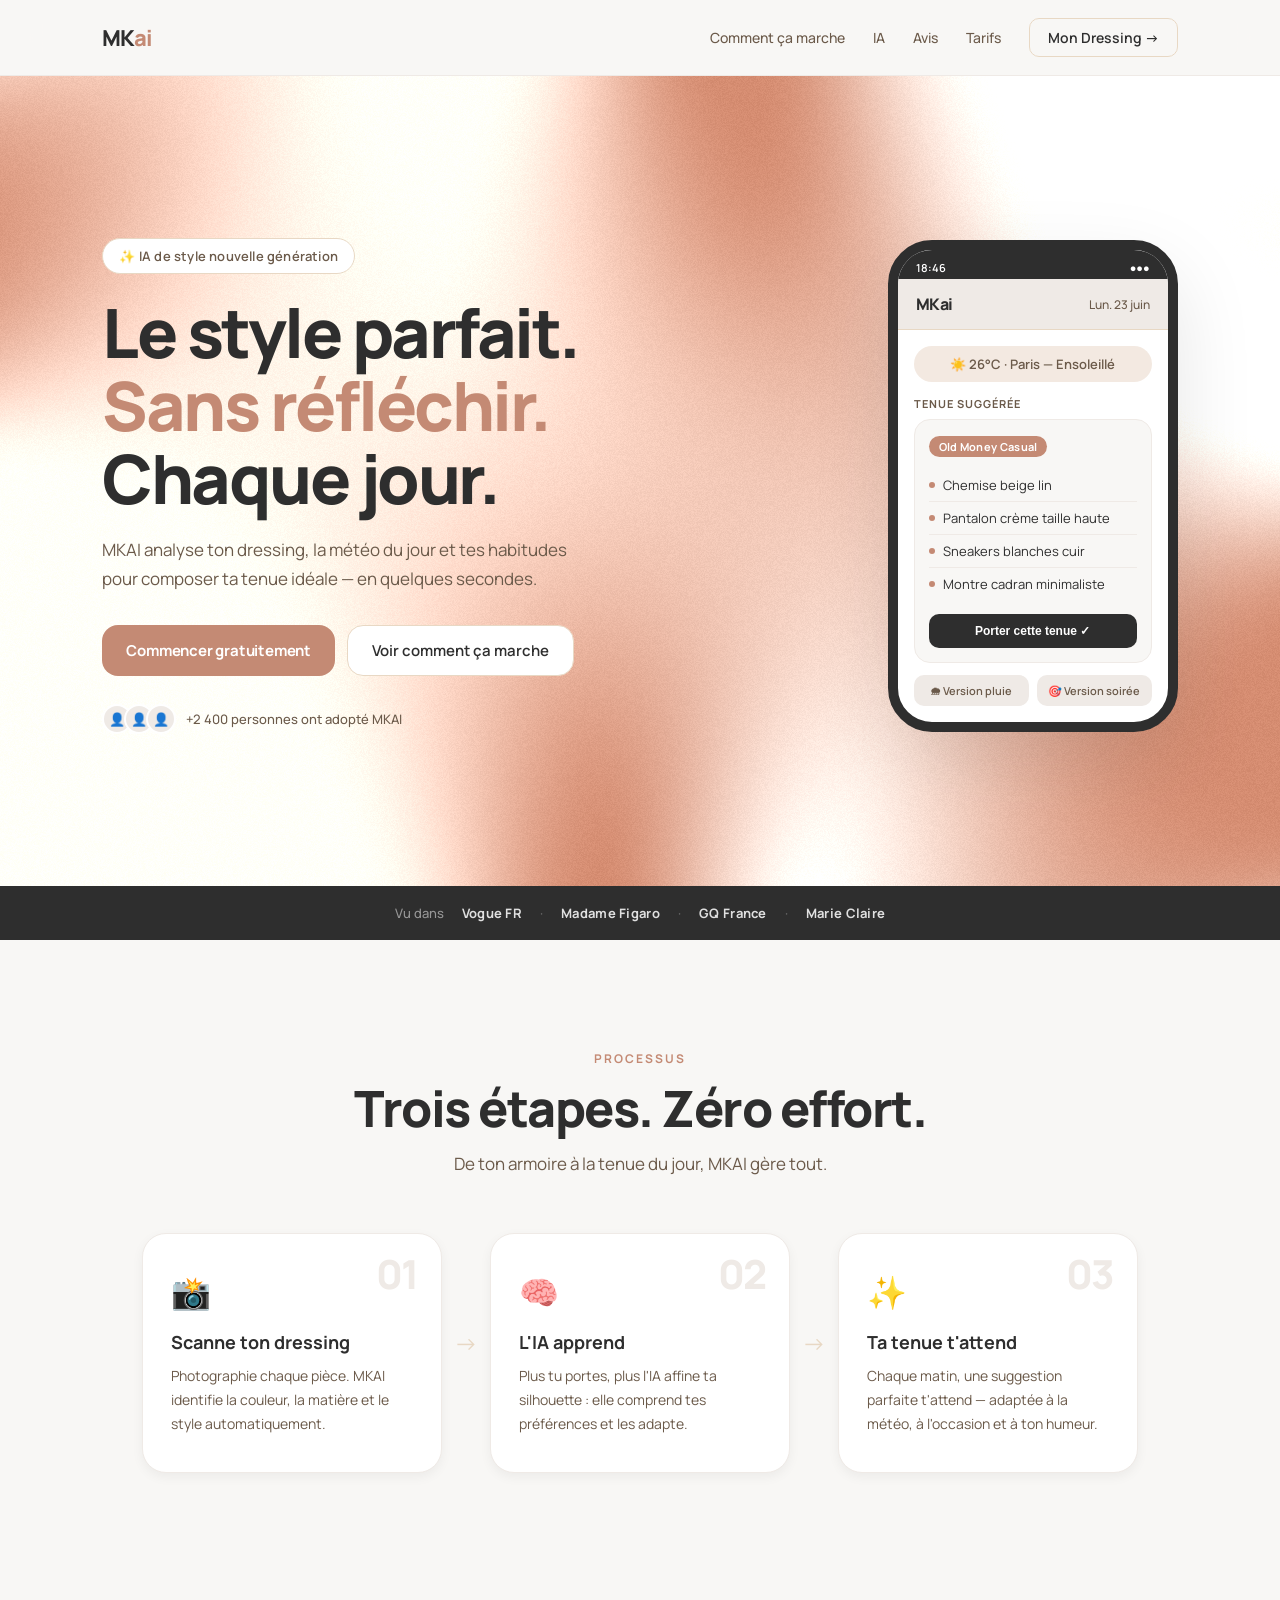
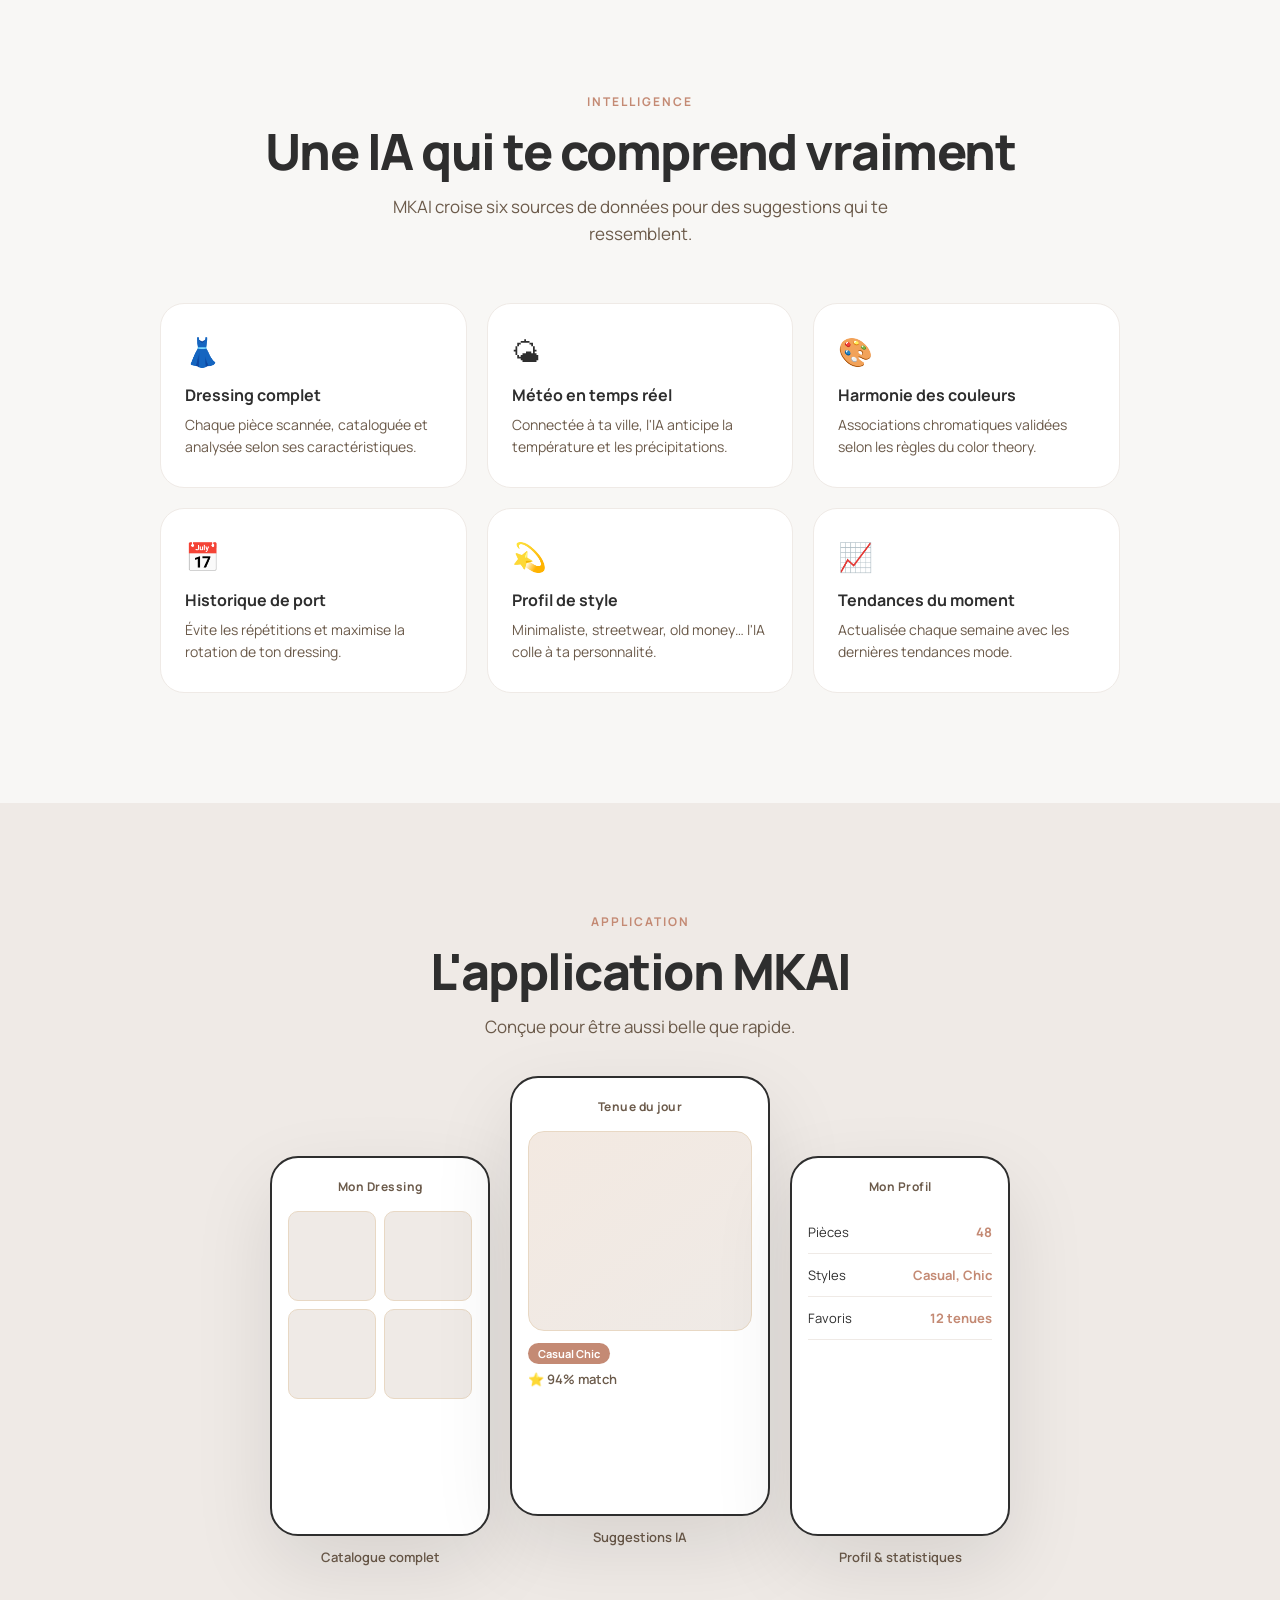
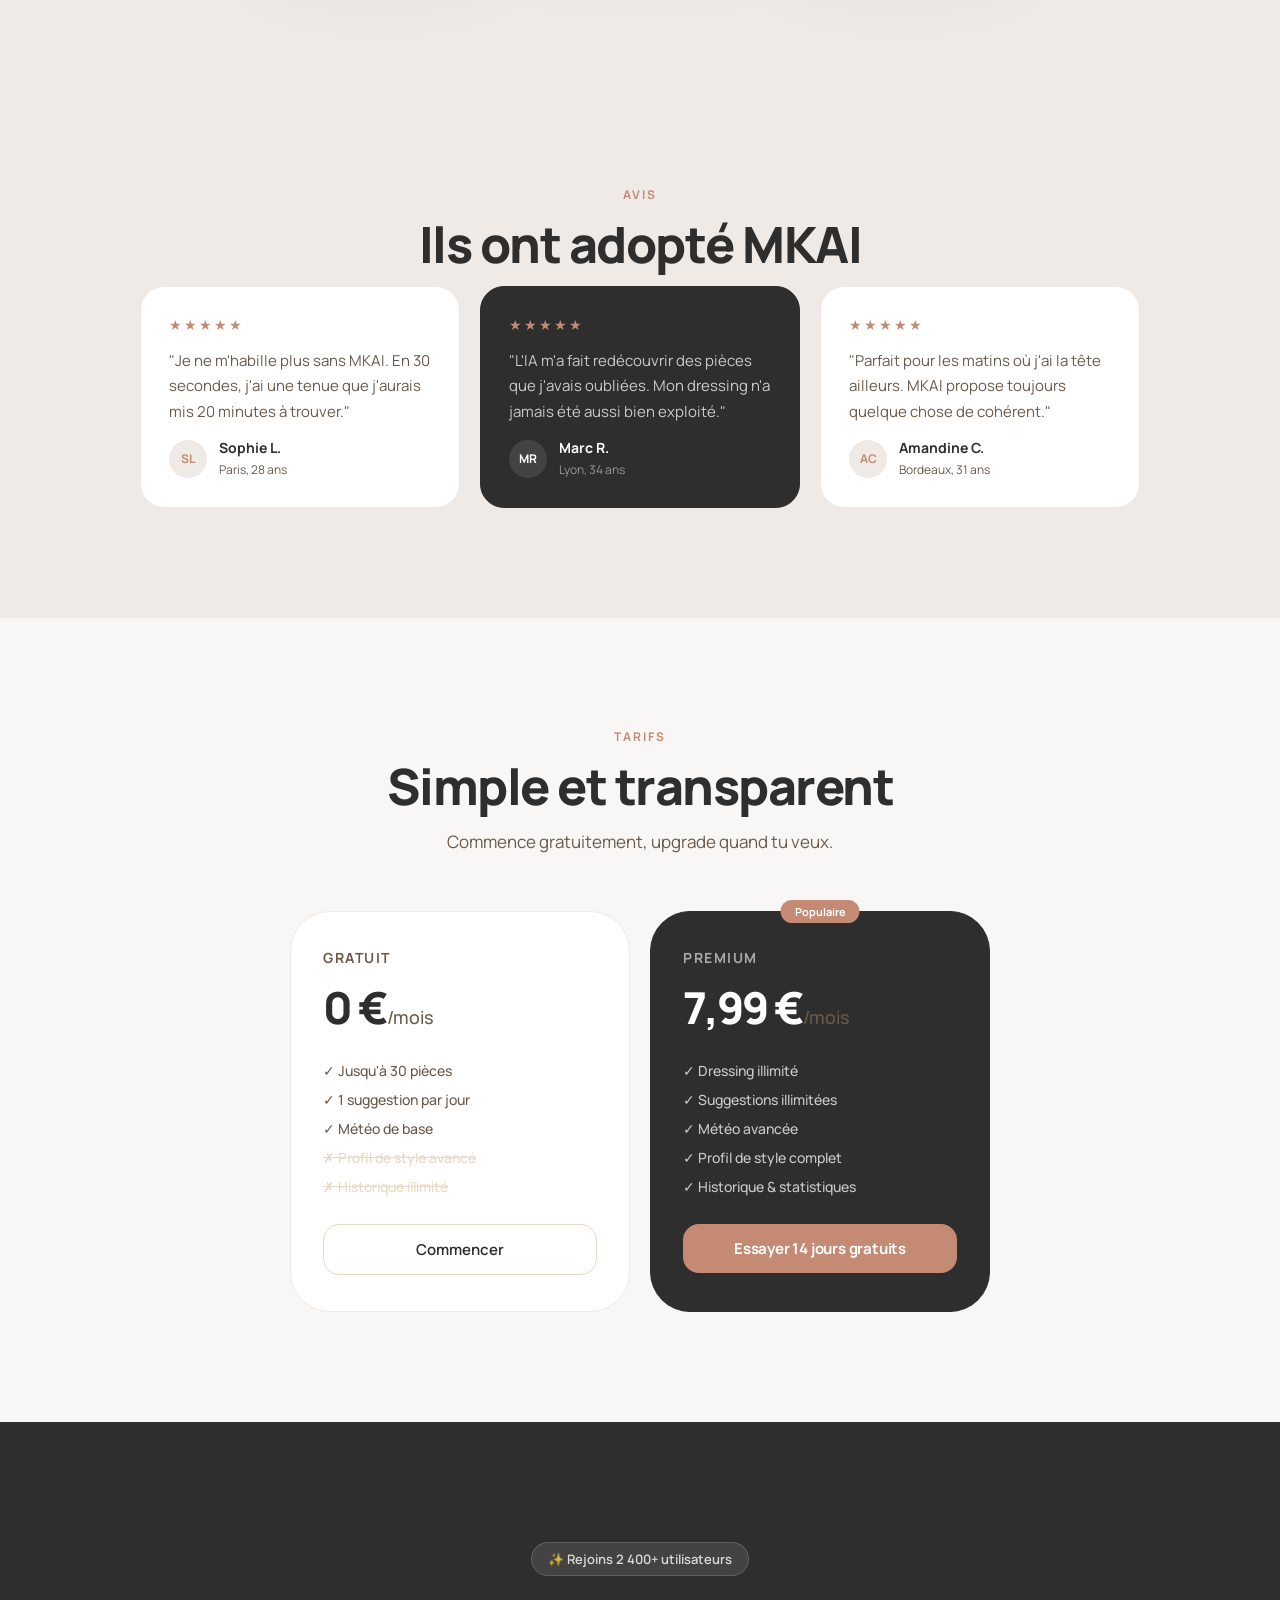
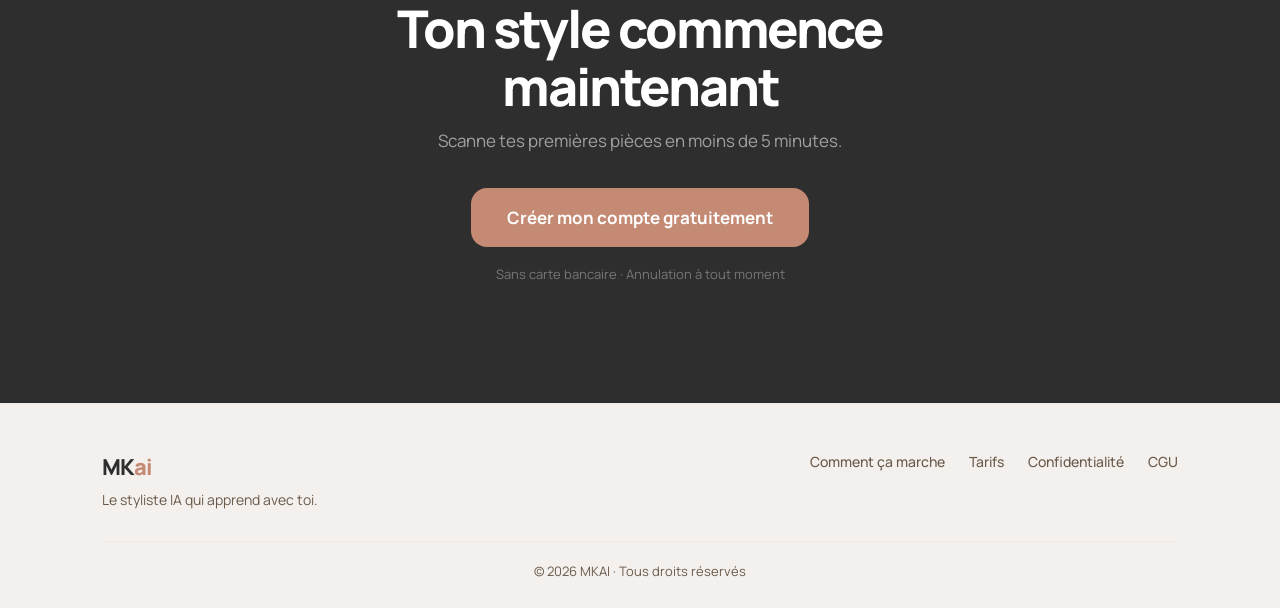
<file: index.html>
<!DOCTYPE html>
<html lang="fr">
<head>
  <meta charset="UTF-8">
  <meta name="viewport" content="width=device-width, initial-scale=1.0">
  <title>MKAI - Styliste IA</title>
  <link rel="preconnect" href="https://fonts.googleapis.com">
  <link rel="preconnect" href="https://fonts.gstatic.com" crossorigin>
  <link href="https://fonts.googleapis.com/css2?family=Manrope:wght@400;500;600;700;800&display=swap" rel="stylesheet">
  <link rel="stylesheet" href="style.css">
</head>
<body>

  <!-- HEADER -->
  <header class="header">
    <div class="logo">MK<span class="logo-accent">ai</span></div>
    <nav class="nav">
      <a href="#how">Comment ça marche</a>
      <a href="#ai">IA</a>
      <a href="#testimonials">Avis</a>
      <a href="#pricing">Tarifs</a>
      <a href="dashboard.html" class="nav-btn">Mon Dressing →</a>
    </nav>
    <button class="nav-mobile-toggle" aria-label="Menu">☰</button>
  </header>

  <!-- HERO -->
  <section class="hero">
    <!-- Canvas Grainient (remplace hero-bg) -->
    <canvas id="grainient-canvas" style="position:absolute;inset:0;width:100%;height:100%;z-index:0;pointer-events:none;"></canvas>

    <div class="hero-left">
      <div class="badge">✨ IA de style nouvelle génération</div>
      <h1 class="title split-text">
        <span class="split-line">Le style parfait.</span>
        <span class="split-line title-muted">Sans réfléchir.</span>
        <span class="split-line">Chaque jour.</span>
      </h1>
      <p class="hero-sub">
        MKAI analyse ton dressing, la météo du jour et tes habitudes pour composer ta tenue idéale — en quelques secondes.
      </p>
      <div class="hero-buttons">
        <button class="btn-primary">Commencer gratuitement</button>
        <button class="btn-secondary">Voir comment ça marche</button>
      </div>
      <div class="hero-social-proof">
        <div class="avatars">
          <span class="avatar">👤</span>
          <span class="avatar">👤</span>
          <span class="avatar">👤</span>
        </div>
        <span class="proof-text">+2 400 personnes ont adopté MKAI</span>
      </div>
    </div>

    <!-- PHONE MOCKUP -->
    <div class="hero-right">
      <div class="phone-wrap">
        <div class="mkai-phone">
          <div class="phone-status">
            <span>9:41</span>
            <span>●●●</span>
          </div>
          <div class="phone-header">
            <span class="phone-logo">MKai</span>
            <span class="phone-day">Lun. 23 juin</span>
          </div>
          <div class="phone-content">
            <div class="weather-pill">☀️ 26°C · Paris — Ensoleillé</div>
            <div class="outfit-label">Tenue suggérée</div>
            <div class="outfit-card">
              <div class="outfit-tag">Old Money Casual</div>
              <ul class="outfit-list">
                <li><span class="dot"></span>Chemise beige lin</li>
                <li><span class="dot"></span>Pantalon crème taille haute</li>
                <li><span class="dot"></span>Sneakers blanches cuir</li>
                <li><span class="dot"></span>Montre cadran minimaliste</li>
              </ul>
              <button class="phone-cta">Porter cette tenue ✓</button>
            </div>
            <div class="phone-alts">
              <div class="alt-chip">🌧 Version pluie</div>
              <div class="alt-chip">🎯 Version soirée</div>
            </div>
          </div>
        </div>
        <div class="phone-glow"></div>
      </div>
    </div>
  </section>

  <!-- LOGOS / SOCIAL PROOF BAR -->
  <div class="proof-bar">
    <span>Vu dans</span>
    <span class="proof-logo">Vogue FR</span>
    <span class="proof-sep">·</span>
    <span class="proof-logo">Madame Figaro</span>
    <span class="proof-sep">·</span>
    <span class="proof-logo">GQ France</span>
    <span class="proof-sep">·</span>
    <span class="proof-logo">Marie Claire</span>
  </div>

  <!-- HOW IT WORKS -->
  <section id="how" class="section">
    <div class="section-eyebrow">Processus</div>
    <h2>Trois étapes. Zéro effort.</h2>
    <p class="section-sub">De ton armoire à la tenue du jour, MKAI gère tout.</p>
    <div class="steps">
      <div class="step-card">
        <div class="step-icon">📸</div>
        <div class="step-num">01</div>
        <h3>Scanne ton dressing</h3>
        <p>Photographie chaque pièce. MKAI identifie la couleur, la matière et le style automatiquement.</p>
      </div>
      <div class="step-arrow">→</div>
      <div class="step-card">
        <div class="step-icon">🧠</div>
        <div class="step-num">02</div>
        <h3>L'IA apprend</h3>
        <p>Plus tu portes, plus l'IA affine ta silhouette : elle comprend tes préférences et les adapte.</p>
      </div>
      <div class="step-arrow">→</div>
      <div class="step-card">
        <div class="step-icon">✨</div>
        <div class="step-num">03</div>
        <h3>Ta tenue t'attend</h3>
        <p>Chaque matin, une suggestion parfaite t'attend — adaptée à la météo, à l'occasion et à ton humeur.</p>
      </div>
    </div>
  </section>

  <!-- AI SECTION -->
  <section id="ai" class="section section-ai">
    <div class="section-eyebrow">Intelligence</div>
    <h2>Une IA qui te comprend vraiment</h2>
    <p class="section-sub">MKAI croise six sources de données pour des suggestions qui te ressemblent.</p>
    <div class="ai-grid">
      <div class="ai-feature">
        <div class="ai-icon">👗</div>
        <h4>Dressing complet</h4>
        <p>Chaque pièce scannée, cataloguée et analysée selon ses caractéristiques.</p>
      </div>
      <div class="ai-feature">
        <div class="ai-icon">🌤</div>
        <h4>Météo en temps réel</h4>
        <p>Connectée à ta ville, l'IA anticipe la température et les précipitations.</p>
      </div>
      <div class="ai-feature">
        <div class="ai-icon">🎨</div>
        <h4>Harmonie des couleurs</h4>
        <p>Associations chromatiques validées selon les règles du color theory.</p>
      </div>
      <div class="ai-feature">
        <div class="ai-icon">📅</div>
        <h4>Historique de port</h4>
        <p>Évite les répétitions et maximise la rotation de ton dressing.</p>
      </div>
      <div class="ai-feature">
        <div class="ai-icon">💫</div>
        <h4>Profil de style</h4>
        <p>Minimaliste, streetwear, old money… l'IA colle à ta personnalité.</p>
      </div>
      <div class="ai-feature">
        <div class="ai-icon">📈</div>
        <h4>Tendances du moment</h4>
        <p>Actualisée chaque semaine avec les dernières tendances mode.</p>
      </div>
    </div>
  </section>

  <!-- APP SCREENSHOTS -->
  <section id="app" class="section section-app">
    <div class="section-eyebrow">Application</div>
    <h2>L'application MKAI</h2>
    <p class="section-sub">Conçue pour être aussi belle que rapide.</p>
    <div class="app-screens">
      <div class="screen-card">
        <div class="screen-preview screen-1">
          <div class="screen-label">Mon Dressing</div>
          <div class="screen-items">
            <div class="screen-item"></div>
            <div class="screen-item"></div>
            <div class="screen-item"></div>
            <div class="screen-item"></div>
          </div>
        </div>
        <p>Catalogue complet</p>
      </div>
      <div class="screen-card screen-card--main">
        <div class="screen-preview screen-2">
          <div class="screen-label">Tenue du jour</div>
          <div class="screen-outfit">
            <div class="outfit-visual"></div>
            <div class="outfit-info">
              <span class="outfit-style-tag">Casual Chic</span>
              <div class="outfit-score">⭐ 94% match</div>
            </div>
          </div>
        </div>
        <p>Suggestions IA</p>
      </div>
      <div class="screen-card">
        <div class="screen-preview screen-3">
          <div class="screen-label">Mon Profil</div>
          <div class="profile-stats">
            <div class="stat-row"><span>Pièces</span><span>48</span></div>
            <div class="stat-row"><span>Styles</span><span>Casual, Chic</span></div>
            <div class="stat-row"><span>Favoris</span><span>12 tenues</span></div>
          </div>
        </div>
        <p>Profil & statistiques</p>
      </div>
    </div>
  </section>

  <!-- TESTIMONIALS -->
  <section id="testimonials" class="section section-soft">
    <div class="section-eyebrow">Avis</div>
    <h2>Ils ont adopté MKAI</h2>
    <div class="testimonials">
      <div class="testi-card">
        <div class="testi-stars">★★★★★</div>
        <p>"Je ne m'habille plus sans MKAI. En 30 secondes, j'ai une tenue que j'aurais mis 20 minutes à trouver."</p>
        <div class="testi-author">
          <div class="testi-avatar">SL</div>
          <div>
            <strong>Sophie L.</strong>
            <span>Paris, 28 ans</span>
          </div>
        </div>
      </div>
      <div class="testi-card testi-card--featured">
        <div class="testi-stars">★★★★★</div>
        <p>"L'IA m'a fait redécouvrir des pièces que j'avais oubliées. Mon dressing n'a jamais été aussi bien exploité."</p>
        <div class="testi-author">
          <div class="testi-avatar">MR</div>
          <div>
            <strong>Marc R.</strong>
            <span>Lyon, 34 ans</span>
          </div>
        </div>
      </div>
      <div class="testi-card">
        <div class="testi-stars">★★★★★</div>
        <p>"Parfait pour les matins où j'ai la tête ailleurs. MKAI propose toujours quelque chose de cohérent."</p>
        <div class="testi-author">
          <div class="testi-avatar">AC</div>
          <div>
            <strong>Amandine C.</strong>
            <span>Bordeaux, 31 ans</span>
          </div>
        </div>
      </div>
    </div>
  </section>

  <!-- PRICING -->
  <section id="pricing" class="section">
    <div class="section-eyebrow">Tarifs</div>
    <h2>Simple et transparent</h2>
    <p class="section-sub">Commence gratuitement, upgrade quand tu veux.</p>
    <div class="pricing-grid">
      <div class="pricing-card">
        <div class="pricing-plan">Gratuit</div>
        <div class="pricing-price">0 €<span>/mois</span></div>
        <ul class="pricing-features">
          <li>✓ Jusqu'à 30 pièces</li>
          <li>✓ 1 suggestion par jour</li>
          <li>✓ Météo de base</li>
          <li class="disabled">✗ Profil de style avancé</li>
          <li class="disabled">✗ Historique illimité</li>
        </ul>
        <button class="btn-secondary pricing-btn">Commencer</button>
      </div>
      <div class="pricing-card pricing-card--featured">
        <div class="pricing-badge">Populaire</div>
        <div class="pricing-plan">Premium</div>
        <div class="pricing-price">7,99 €<span>/mois</span></div>
        <ul class="pricing-features">
          <li>✓ Dressing illimité</li>
          <li>✓ Suggestions illimitées</li>
          <li>✓ Météo avancée</li>
          <li>✓ Profil de style complet</li>
          <li>✓ Historique & statistiques</li>
        </ul>
        <button class="btn-primary pricing-btn">Essayer 14 jours gratuits</button>
      </div>
    </div>
  </section>

  <!-- CTA FINAL -->
  <section class="cta">
    <div class="cta-inner">
      <div class="cta-badge">✨ Rejoins 2 400+ utilisateurs</div>
      <h2>Ton style commence maintenant</h2>
      <p>Scanne tes premières pièces en moins de 5 minutes.</p>
      <button class="btn-cta">Créer mon compte gratuitement</button>
      <div class="cta-note">Sans carte bancaire · Annulation à tout moment</div>
    </div>
  </section>

  <!-- FOOTER -->
  <footer class="footer">
    <div class="footer-inner">
      <div class="footer-brand">
        <div class="logo">MK<span class="logo-accent">ai</span></div>
        <p>Le styliste IA qui apprend avec toi.</p>
      </div>
      <div class="footer-links">
        <a href="#how">Comment ça marche</a>
        <a href="#pricing">Tarifs</a>
        <a href="#">Confidentialité</a>
        <a href="#">CGU</a>
      </div>
    </div>
    <div class="footer-copy">© 2026 MKAI · Tous droits réservés</div>
  </footer>

  <script src="script.js"></script>
</body>
</html>
</file>
<file: style.css>
/* ===================== MKAI — Style Sheet Charte : beige/terracotta, Manrope ===================== */ /* --- RESET & BASE --- */ *, *::before, *::after { margin: 0; padding: 0; box-sizing: border-box; } :root { --bg: #F8F7F5; --bg-soft: #EFEAE6; --bg-warm: #F3E9E1; --white: #FFFFFF; --dark: #2E2E2E; --mid: #6B5A4A; --border: #E8D8C4; --border-soft:#EFEAE6; --accent: #C48A74; --accent-dark:#A8705A; --text: #2E2E2E; --radius-sm: 10px; --radius-md: 16px; --radius-lg: 24px; --radius-xl: 40px; --radius-pill:999px; --shadow-sm: 0 4px 12px rgba(0,0,0,0.05); --shadow-md: 0 10px 30px rgba(0,0,0,0.07); --shadow-lg: 0 30px 80px rgba(0,0,0,0.10); } html { scroll-behavior: smooth; } body { background: var(--bg); color: var(--text); font-family: 'Manrope', Arial, sans-serif; overflow-x: hidden; -webkit-font-smoothing: antialiased; } /* ===================== HEADER ===================== */ .header { display: flex; justify-content: space-between; align-items: center; padding: 18px 8%; background: rgba(248, 247, 245, 0.85); backdrop-filter: blur(20px); -webkit-backdrop-filter: blur(20px); border-bottom: 1px solid var(--border-soft); position: sticky; top: 0; z-index: 100; } .logo { font-weight: 800; font-size: 22px; letter-spacing: -1px; color: var(--dark); } .logo-accent { color: var(--accent); } .nav { display: flex; gap: 28px; align-items: center; } .nav a { text-decoration: none; color: var(--mid); font-weight: 500; font-size: 14px; transition: color 0.2s; } .nav a:hover { color: var(--dark); } .nav-btn { padding: 9px 18px; border: 1.5px solid var(--border); border-radius: var(--radius-sm); color: var(--dark) !important; font-weight: 600 !important; font-size: 14px; transition: background 0.2s, border-color 0.2s; } .nav-btn:hover { background: var(--white); border-color: var(--accent); } .nav-mobile-toggle { display: none; background: none; border: none; font-size: 22px; cursor: pointer; color: var(--dark); } /* ===================== HERO ===================== */ .hero { display: flex; justify-content: space-between; align-items: center; padding: 110px 8% 100px; gap: 60px; min-height: 90vh; } .hero-left { flex: 1; max-width: 560px; } .badge { display: inline-block; padding: 8px 16px; background: var(--white); border: 1.5px solid var(--border); border-radius: var(--radius-pill); font-size: 13px; font-weight: 600; color: var(--mid); margin-bottom: 24px; letter-spacing: 0.2px; } .title { font-size: 68px; line-height: 1.02; letter-spacing: -2.5px; font-weight: 800; margin-bottom: 22px; color: var(--dark); } .title-muted { color: var(--accent); } .hero-sub { color: var(--mid); font-size: 17px; line-height: 1.7; max-width: 480px; margin-bottom: 32px; } .hero-buttons { display: flex; gap: 12px; flex-wrap: wrap; } .hero-social-proof { display: flex; align-items: center; gap: 10px; margin-top: 28px; } .avatars { display: flex; } .avatar { width: 30px; height: 30px; background: var(--bg-soft); border-radius: 50%; border: 2px solid var(--white); margin-left: -8px; display: flex; align-items: center; justify-content: center; font-size: 13px; overflow: hidden; } .avatars .avatar:first-child { margin-left: 0; } .proof-text { font-size: 13px; color: var(--mid); font-weight: 500; } /* --- PHONE --- */ .hero-right { flex-shrink: 0; position: relative; display: flex; align-items: center; justify-content: center; } .phone-wrap { position: relative; } .phone-glow { position: absolute; width: 280px; height: 280px; background: radial-gradient(circle, rgba(196,138,116,0.25) 0%, transparent 70%); border-radius: 50%; bottom: -40px; left: 50%; transform: translateX(-50%); z-index: -1; filter: blur(30px); } .mkai-phone { width: 290px; background: var(--white); border-radius: 44px; border: 10px solid var(--dark); overflow: hidden; box-shadow: var(--shadow-lg), inset 0 0 0 1px rgba(255,255,255,0.1); position: relative; } .phone-status { display: flex; justify-content: space-between; padding: 10px 18px 4px; background: var(--dark); color: var(--white); font-size: 11px; font-weight: 600; } .phone-header { display: flex; justify-content: space-between; align-items: center; padding: 14px 18px; background: var(--bg-soft); border-bottom: 1px solid var(--border); } .phone-logo { font-weight: 800; font-size: 16px; letter-spacing: -0.5px; } .phone-day { font-size: 12px; color: var(--mid); font-weight: 500; } .phone-content { padding: 16px; } .weather-pill { background: var(--bg-warm); padding: 9px 14px; border-radius: var(--radius-pill); text-align: center; font-size: 13px; font-weight: 600; margin-bottom: 14px; color: var(--mid); } .outfit-label { font-size: 11px; font-weight: 700; letter-spacing: 1px; text-transform: uppercase; color: var(--mid); margin-bottom: 8px; } .outfit-card { border: 1.5px solid var(--border-soft); border-radius: var(--radius-md); padding: 14px; background: var(--bg); } .outfit-tag { display: inline-block; background: var(--accent); color: var(--white); font-size: 11px; font-weight: 700; padding: 3px 10px; border-radius: var(--radius-pill); margin-bottom: 12px; letter-spacing: 0.3px; } .outfit-list { list-style: none; margin-bottom: 14px; } .outfit-list li { padding: 7px 0; font-size: 13px; border-bottom: 1px solid var(--border-soft); display: flex; align-items: center; gap: 8px; color: var(--dark); } .outfit-list li:last-child { border-bottom: none; } .dot { width: 6px; height: 6px; background: var(--accent); border-radius: 50%; flex-shrink: 0; } .phone-cta { width: 100%; background: var(--dark); color: var(--white); border: none; padding: 10px; border-radius: var(--radius-sm); font-size: 12px; font-weight: 700; cursor: pointer; } .phone-alts { display: flex; gap: 8px; margin-top: 12px; } .alt-chip { flex: 1; text-align: center; padding: 8px 6px; background: var(--bg-soft); border-radius: var(--radius-sm); font-size: 11px; font-weight: 600; color: var(--mid); cursor: pointer; } /* ===================== PROOF BAR ===================== */ .proof-bar { background: var(--dark); color: rgba(255,255,255,0.5); text-align: center; padding: 18px 8%; font-size: 13px; font-weight: 500; display: flex; justify-content: center; align-items: center; gap: 18px; flex-wrap: wrap; } .proof-logo { color: rgba(255,255,255,0.85); font-weight: 700; letter-spacing: 0.3px; } .proof-sep { color: rgba(255,255,255,0.3); } /* ===================== BUTTONS ===================== */ .btn-primary { background: var(--accent); color: var(--white); border: none; padding: 14px 24px; border-radius: var(--radius-md); cursor: pointer; font-weight: 700; font-size: 15px; font-family: inherit; transition: background 0.2s, transform 0.15s; letter-spacing: -0.2px; } .btn-primary:hover { background: var(--accent-dark); transform: translateY(-1px); } .btn-secondary { background: var(--white); border: 1.5px solid var(--border); padding: 14px 24px; border-radius: var(--radius-md); cursor: pointer; font-weight: 600; font-size: 15px; font-family: inherit; color: var(--dark); transition: border-color 0.2s, transform 0.15s; } .btn-secondary:hover { border-color: var(--accent); transform: translateY(-1px); } /* ===================== SECTIONS — BASE ===================== */ .section { padding: 110px 8%; text-align: center; } .section-eyebrow { font-size: 12px; font-weight: 700; letter-spacing: 2px; text-transform: uppercase; color: var(--accent); margin-bottom: 14px; } .section h2 { font-size: 50px; font-weight: 800; letter-spacing: -1.5px; margin-bottom: 14px; color: var(--dark); line-height: 1.1; } .section-sub { color: var(--mid); font-size: 17px; line-height: 1.6; max-width: 520px; margin: 0 auto 56px; } .section-soft { background: var(--bg-soft); } /* ===================== HOW IT WORKS ===================== */ .steps { display: flex; align-items: flex-start; gap: 0; justify-content: center; flex-wrap: wrap; } .step-card { background: var(--white); border: 1.5px solid var(--border-soft); border-radius: var(--radius-lg); padding: 36px 28px; text-align: left; flex: 1; min-width: 240px; max-width: 300px; box-shadow: var(--shadow-sm); transition: transform 0.2s, box-shadow 0.2s; position: relative; } .step-card:hover { transform: translateY(-4px); box-shadow: var(--shadow-md); } .step-icon { font-size: 32px; margin-bottom: 16px; } .step-num { position: absolute; top: 20px; right: 24px; font-size: 40px; font-weight: 800; color: var(--bg-soft); letter-spacing: -2px; line-height: 1; } .step-card h3 { font-size: 18px; font-weight: 700; margin-bottom: 10px; color: var(--dark); } .step-card p { color: var(--mid); font-size: 14px; line-height: 1.7; } .step-arrow { font-size: 24px; color: var(--border); align-self: center; padding: 0 12px; margin-top: -20px; } /* ===================== AI SECTION ===================== */ .section-ai { background: var(--bg); } .ai-grid { display: grid; grid-template-columns: repeat(3, 1fr); gap: 20px; text-align: left; max-width: 960px; margin: 0 auto; } .ai-feature { background: var(--white); border: 1.5px solid var(--border-soft); border-radius: var(--radius-lg); padding: 28px 24px; transition: border-color 0.2s, transform 0.2s; } .ai-feature:hover { border-color: var(--accent); transform: translateY(-3px); } .ai-icon { font-size: 28px; margin-bottom: 14px; } .ai-feature h4 { font-size: 16px; font-weight: 700; margin-bottom: 8px; color: var(--dark); } .ai-feature p { font-size: 14px; color: var(--mid); line-height: 1.6; } /* ===================== APP SECTION ===================== */ .section-app { background: var(--bg-soft); } .app-screens { display: flex; gap: 20px; justify-content: center; align-items: flex-end; } .screen-card { text-align: center; flex: 1; max-width: 220px; } .screen-card--main { max-width: 260px; transform: translateY(-20px); } .screen-preview { background: var(--white); border: 2px solid var(--dark); border-radius: 28px; height: 380px; overflow: hidden; margin-bottom: 12px; padding: 20px 16px; box-shadow: var(--shadow-lg); position: relative; } .screen-card--main .screen-preview { height: 440px; } .screen-label { font-size: 12px; font-weight: 700; color: var(--mid); margin-bottom: 16px; letter-spacing: 0.5px; } /* Screen 1 – dressing */ .screen-items { display: grid; grid-template-columns: 1fr 1fr; gap: 8px; } .screen-item { height: 90px; background: var(--bg-soft); border-radius: var(--radius-sm); border: 1px solid var(--border); } /* Screen 2 – outfit */ .screen-outfit { display: flex; flex-direction: column; gap: 12px; } .outfit-visual { height: 200px; background: linear-gradient(145deg, var(--bg-warm), var(--bg-soft)); border-radius: var(--radius-md); border: 1px solid var(--border); } .outfit-info { display: flex; flex-direction: column; gap: 6px; align-items: flex-start; } .outfit-style-tag { background: var(--accent); color: var(--white); font-size: 11px; font-weight: 700; padding: 3px 10px; border-radius: var(--radius-pill); } .outfit-score { font-size: 13px; color: var(--mid); font-weight: 600; } /* Screen 3 – profile */ .profile-stats { display: flex; flex-direction: column; gap: 0; } .stat-row { display: flex; justify-content: space-between; padding: 12px 0; font-size: 13px; border-bottom: 1px solid var(--border-soft); color: var(--dark); } .stat-row span:last-child { font-weight: 700; color: var(--accent); } .screen-card p { font-size: 13px; font-weight: 600; color: var(--mid); } /* ===================== TESTIMONIALS ===================== */ .testimonials { display: grid; grid-template-columns: repeat(3, 1fr); gap: 20px; max-width: 1000px; margin: 0 auto; text-align: left; } .testi-card { background: var(--white); border: 1.5px solid var(--border-soft); border-radius: var(--radius-lg); padding: 28px; display: flex; flex-direction: column; gap: 14px; } .testi-card--featured { background: var(--dark); border-color: var(--dark); color: var(--white); } .testi-stars { color: var(--accent); font-size: 14px; letter-spacing: 2px; } .testi-card p { font-size: 15px; line-height: 1.7; color: var(--mid); flex: 1; } .testi-card--featured p { color: rgba(255,255,255,0.75); } .testi-author { display: flex; align-items: center; gap: 12px; } .testi-avatar { width: 38px; height: 38px; background: var(--bg-soft); border-radius: 50%; display: flex; align-items: center; justify-content: center; font-size: 12px; font-weight: 700; color: var(--accent); flex-shrink: 0; } .testi-card--featured .testi-avatar { background: rgba(255,255,255,0.1); color: var(--white); } .testi-author strong { display: block; font-size: 14px; } .testi-author span { font-size: 12px; color: var(--mid); } .testi-card--featured .testi-author span { color: rgba(255,255,255,0.5); } /* ===================== PRICING ===================== */ .pricing-grid { display: grid; grid-template-columns: 1fr 1fr; gap: 20px; max-width: 700px; margin: 0 auto; text-align: left; } .pricing-card { background: var(--white); border: 1.5px solid var(--border-soft); border-radius: var(--radius-xl); padding: 36px 32px; position: relative; } .pricing-card--featured { background: var(--dark); border-color: var(--dark); color: var(--white); } .pricing-badge { position: absolute; top: -12px; left: 50%; transform: translateX(-50%); background: var(--accent); color: var(--white); font-size: 11px; font-weight: 700; padding: 4px 14px; border-radius: var(--radius-pill); white-space: nowrap; } .pricing-plan { font-size: 14px; font-weight: 700; text-transform: uppercase; letter-spacing: 1.5px; color: var(--mid); margin-bottom: 10px; } .pricing-card--featured .pricing-plan { color: rgba(255,255,255,0.6); } .pricing-price { font-size: 44px; font-weight: 800; letter-spacing: -2px; margin-bottom: 24px; color: var(--dark); } .pricing-card--featured .pricing-price { color: var(--white); } .pricing-price span { font-size: 18px; font-weight: 500; letter-spacing: 0; color: var(--mid); } .pricing-features { list-style: none; margin-bottom: 28px; display: flex; flex-direction: column; gap: 10px; } .pricing-features li { font-size: 14px; color: var(--mid); font-weight: 500; } .pricing-card--featured .pricing-features li { color: rgba(255,255,255,0.75); } .pricing-features li.disabled { color: var(--border); text-decoration: line-through; } .pricing-btn { width: 100%; justify-content: center; } /* ===================== CTA FINAL ===================== */ .cta { background: var(--dark); padding: 120px 8%; text-align: center; } .cta-inner { max-width: 600px; margin: 0 auto; } .cta-badge { display: inline-block; background: rgba(255,255,255,0.1); color: rgba(255,255,255,0.8); border: 1px solid rgba(255,255,255,0.15); border-radius: var(--radius-pill); font-size: 13px; font-weight: 600; padding: 7px 16px; margin-bottom: 24px; } .cta h2 { font-size: 52px; font-weight: 800; letter-spacing: -2px; color: var(--white); margin-bottom: 14px; line-height: 1.1; } .cta p { color: rgba(255,255,255,0.55); font-size: 17px; margin-bottom: 36px; } .btn-cta { background: var(--accent); color: var(--white); border: none; padding: 18px 36px; border-radius: var(--radius-md); cursor: pointer; font-weight: 700; font-size: 17px; font-family: inherit; transition: background 0.2s, transform 0.15s; margin-bottom: 18px; } .btn-cta:hover { background: var(--accent-dark); transform: translateY(-2px); } .cta-note { font-size: 13px; color: rgba(255,255,255,0.35); } /* ===================== FOOTER ===================== */ .footer { background: #F3F0ED; padding: 48px 8% 28px; border-top: 1px solid var(--border-soft); } .footer-inner { display: flex; justify-content: space-between; align-items: flex-start; gap: 32px; margin-bottom: 32px; flex-wrap: wrap; } .footer-brand p { font-size: 14px; color: var(--mid); margin-top: 8px; max-width: 220px; } .footer-links { display: flex; gap: 24px; flex-wrap: wrap; } .footer-links a { text-decoration: none; font-size: 14px; color: var(--mid); font-weight: 500; transition: color 0.2s; } .footer-links a:hover { color: var(--dark); } .footer-copy { font-size: 13px; color: var(--mid); text-align: center; padding-top: 20px; border-top: 1px solid var(--border-soft); } /* ===================== SCROLL ANIMATIONS ===================== */ .step-card, .ai-feature, .screen-card, .testi-card, .pricing-card { opacity: 0; transform: translateY(24px); transition: opacity 0.5s ease, transform 0.5s ease; } .step-card.visible, .ai-feature.visible, .screen-card.visible, .testi-card.visible, .pricing-card.visible { opacity: 1; transform: translateY(0); } .screen-card--main.visible { transform: translateY(-20px); } /* Stagger delays */ .step-card:nth-child(1), .ai-feature:nth-child(1), .testi-card:nth-child(1), .pricing-card:nth-child(1) { transition-delay: 0s; } .step-card:nth-child(3), .ai-feature:nth-child(2), .testi-card:nth-child(2), .pricing-card:nth-child(2) { transition-delay: 0.1s; } .step-card:nth-child(5), .ai-feature:nth-child(3), .testi-card:nth-child(3) { transition-delay: 0.2s; } .ai-feature:nth-child(4) { transition-delay: 0.1s; } .ai-feature:nth-child(5) { transition-delay: 0.2s; } .ai-feature:nth-child(6) { transition-delay: 0.3s; } /* ===================== RESPONSIVE ===================== */ @media (max-width: 1024px) { .title { font-size: 56px; } .section h2 { font-size: 42px; } .ai-grid { grid-template-columns: repeat(2, 1fr); } } @media (max-width: 900px) { .header { padding: 16px 5%; } .nav { display: none; position: absolute; top: 100%; left: 0; right: 0; background: rgba(248,247,245,0.97); backdrop-filter: blur(20px); flex-direction: column; padding: 20px 5%; gap: 16px; border-bottom: 1px solid var(--border-soft); box-shadow: 0 10px 30px rgba(0,0,0,0.07); } .nav.nav-open { display: flex; } .nav-mobile-toggle { display: block; } .hero { flex-direction: column; text-align: center; padding: 80px 5% 60px; gap: 50px; min-height: auto; } .hero-left { max-width: 100%; } .title { font-size: 46px; letter-spacing: -1.5px; } .hero-sub { margin: 0 auto 32px; } .hero-buttons { justify-content: center; } .hero-social-proof { justify-content: center; } .section { padding: 80px 5%; } .section h2 { font-size: 36px; } .steps { flex-direction: column; align-items: center; } .step-arrow { transform: rotate(90deg); } .step-card { max-width: 100%; width: 100%; } .ai-grid { grid-template-columns: 1fr; } .app-screens { flex-direction: column; align-items: center; } .screen-card { max-width: 260px; } .screen-card--main { transform: none; max-width: 280px; } .screen-card--main.visible { transform: none; } .testimonials { grid-template-columns: 1fr; } .pricing-grid { grid-template-columns: 1fr; } .cta { padding: 80px 5%; } .cta h2 { font-size: 38px; } .footer-inner { flex-direction: column; } } @media (max-width: 480px) { .title { font-size: 38px; } .mkai-phone { width: 260px; } } /* Reduced motion */ @media (prefers-reduced-motion: reduce) { .step-card, .ai-feature, .screen-card, .testi-card, .pricing-card { opacity: 1; transform: none; transition: none; } .screen-card--main { transform: translateY(-20px); } } /* ===================== SPLIT TEXT HERO ===================== */ .split-text { display: flex; flex-direction: column; gap: 4px; } .split-line { display: block; opacity: 0; transform: translateY(60px); will-change: transform, opacity; } .split-text.animate .split-line:nth-child(1) { animation: splitReveal 0.9s cubic-bezier(.22,1,.36,1) forwards; } .split-text.animate .split-line:nth-child(2) { animation: splitReveal 0.9s cubic-bezier(.22,1,.36,1) 0.15s forwards; } .split-text.animate .split-line:nth-child(3) { animation: splitReveal 0.9s cubic-bezier(.22,1,.36,1) 0.3s forwards; } @keyframes splitReveal { from { opacity: 0; transform: translateY(60px); } to { opacity: 1; transform: translateY(0); } } .hero { position: relative; overflow: hidden; } .hero-bg { position: absolute; inset: 0; z-index: 0; background: radial-gradient(circle at 20% 30%, rgba(196,138,116,0.20), transparent 40%), radial-gradient(circle at 80% 20%, rgba(248,247,245,0.9), transparent 45%), radial-gradient(circle at 50% 80%, rgba(243,233,225,0.9), transparent 40%), linear-gradient(180deg, #F8F7F5, #F3E9E1); } .hero-left, .hero-right { position: relative; z-index: 2; }
</file>
